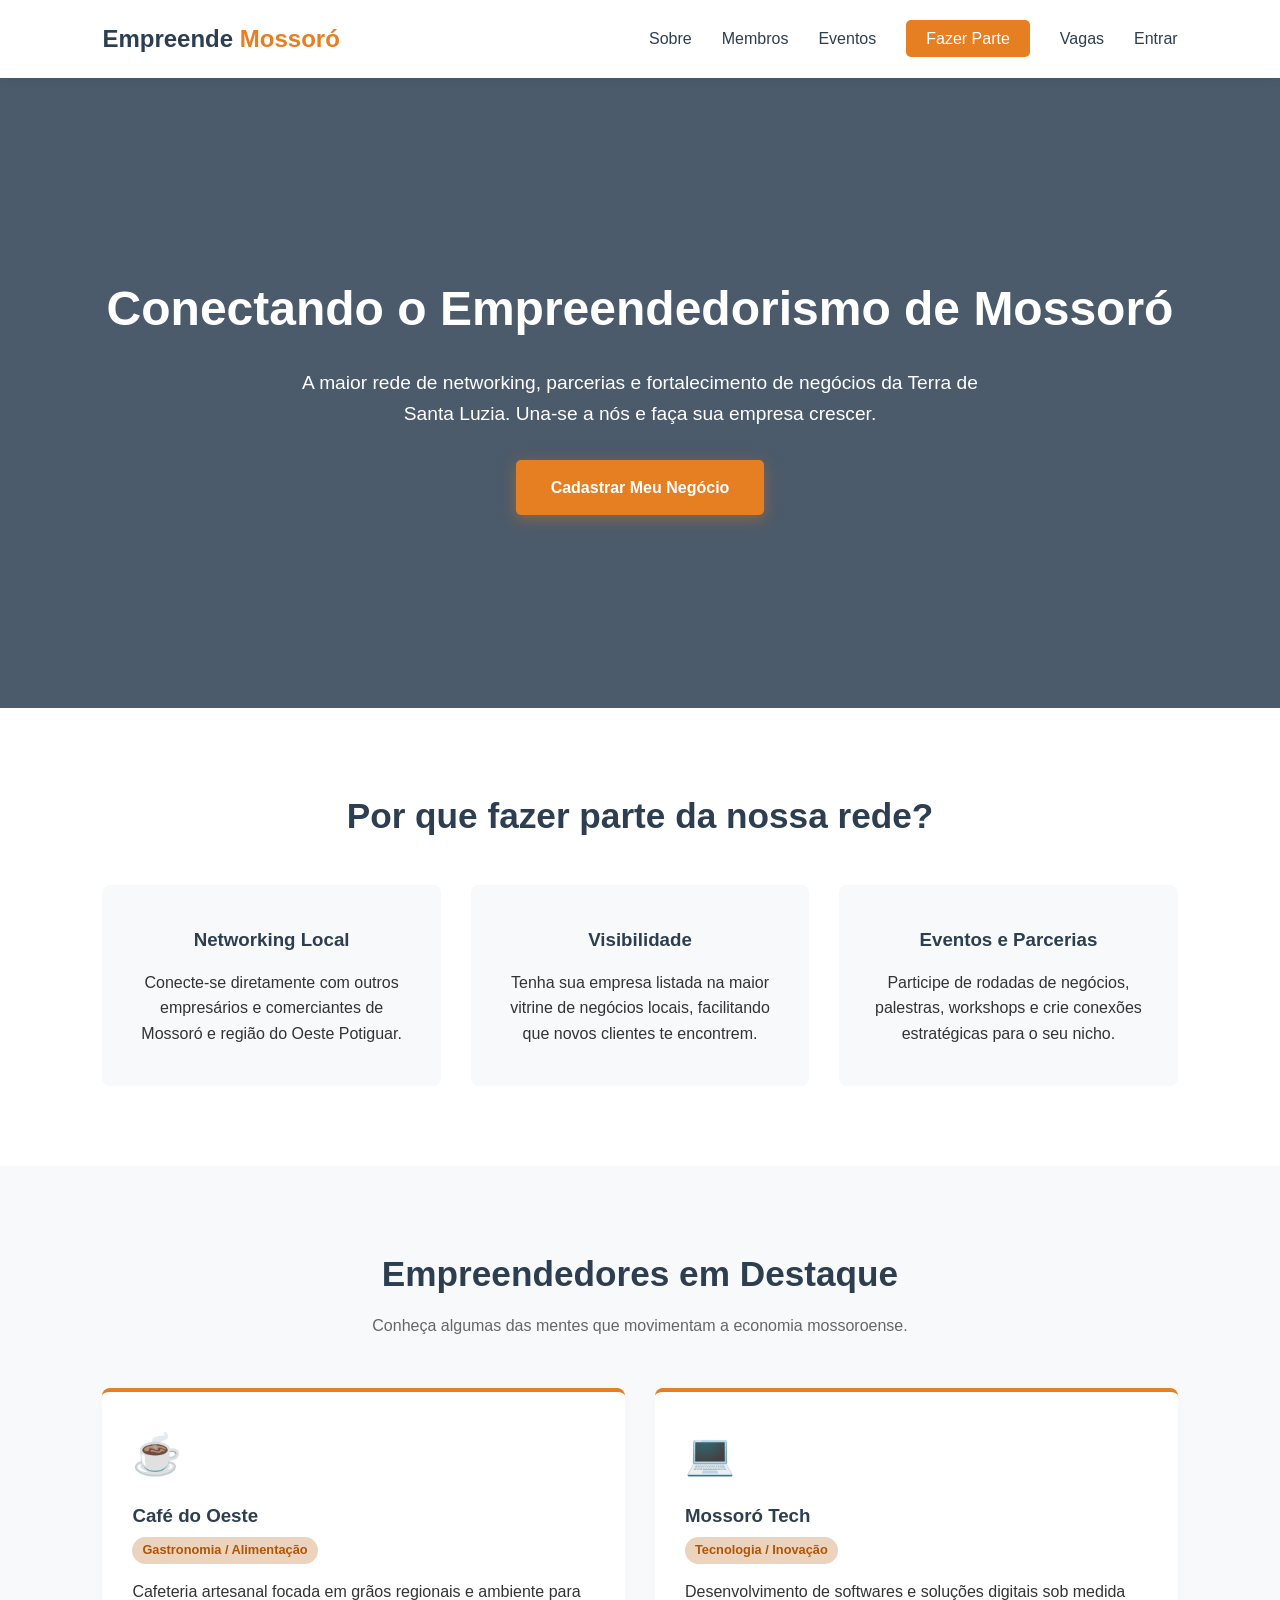
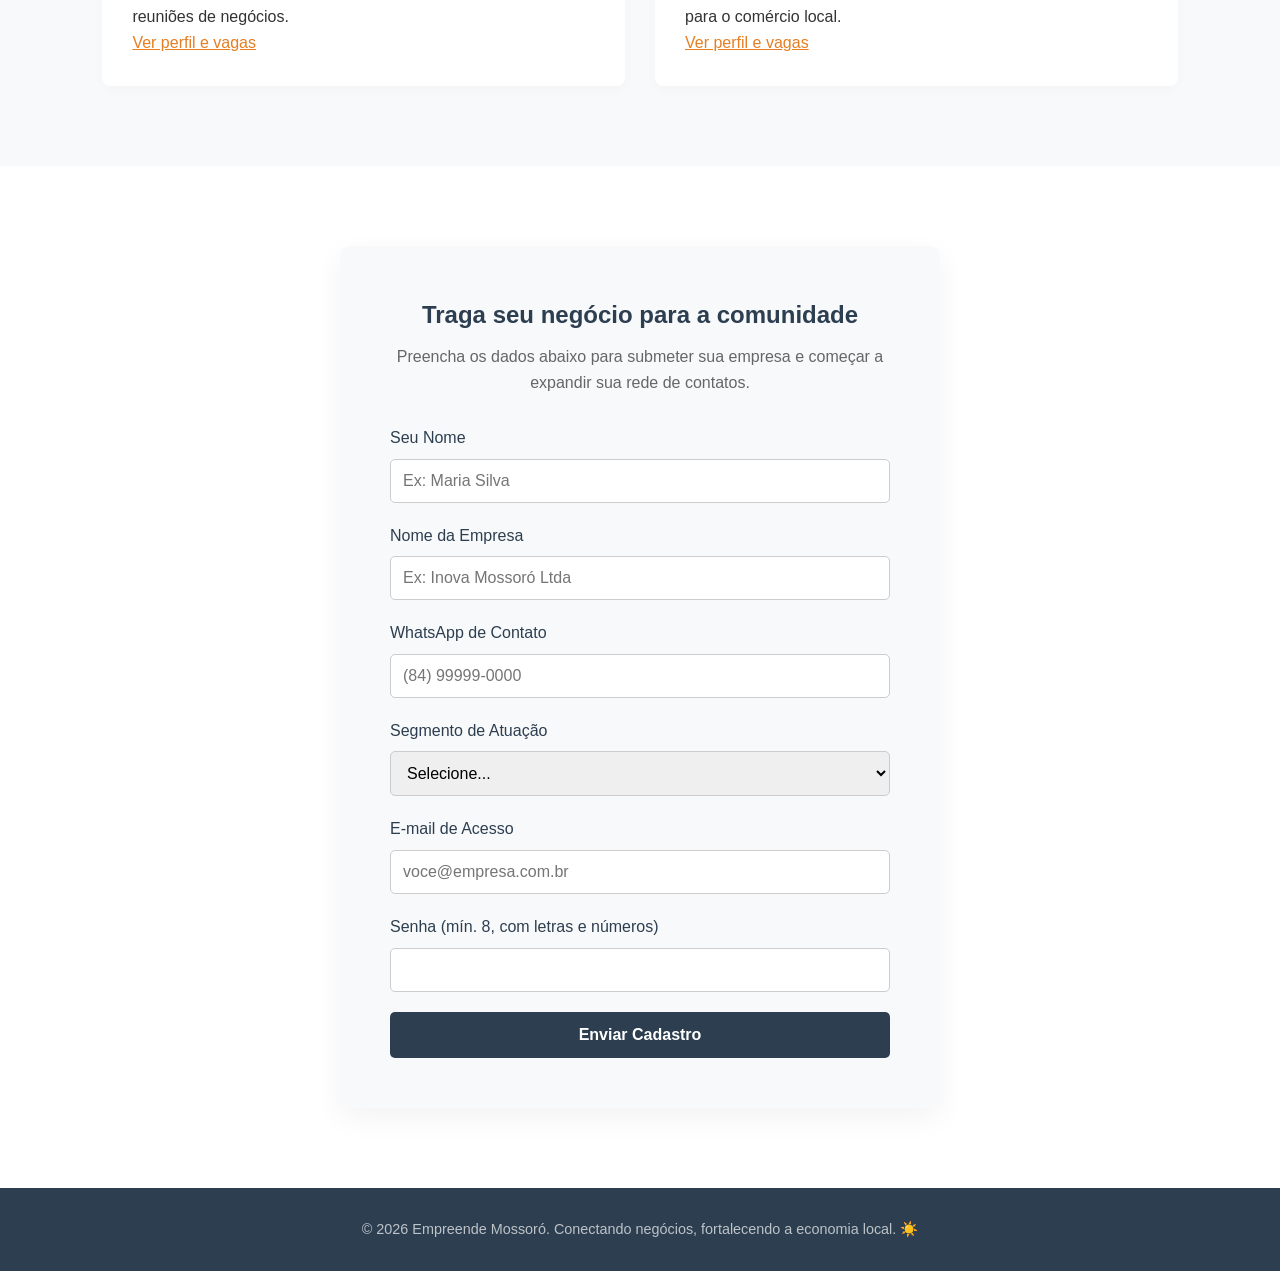
<file: index.html>
<!DOCTYPE html>
<html lang="pt-BR">
<head>
    <meta charset="UTF-8">
    <meta name="viewport" content="width=device-width, initial-scale=1.0">
    <title>Empreende Mossoró - Rede de Empreendedores Locais</title>
    <link rel="stylesheet" href="style.css">
    <link rel="stylesheet" href="app.css">
</head>
<body data-page="index">

    <!-- Cabeçalho / Navegação -->
    <header class="navbar">
        <div class="logo">Empreende <span>Mossoró</span></div>
        <nav>
            <ul class="nav-links">
                <li><a href="#sobre">Sobre</a></li>
                <li><a href="#membros">Membros</a></li>
                <li><a href="#eventos">Eventos</a></li>
                <li><a href="#fazer-parte" class="btn-nav">Fazer Parte</a></li>
            </ul>
        </nav>
    </header>

    <!-- Seção Principal (Hero) -->
    <section class="hero">
        <div class="hero-content">
            <h1>Conectando o Empreendedorismo de Mossoró</h1>
            <p>A maior rede de networking, parcerias e fortalecimento de negócios da Terra de Santa Luzia. Una-se a nós e faça sua empresa crescer.</p>
            <a href="#fazer-parte" class="btn-main">Cadastrar Meu Negócio</a>
        </div>
    </section>

    <!-- Seção Sobre / Benefícios -->
    <section id="sobre" class="features">
        <h2>Por que fazer parte da nossa rede?</h2>
        <div class="grid-features">
            <div class="card-feature">
                <h3>Networking Local</h3>
                <p>Conecte-se diretamente com outros empresários e comerciantes de Mossoró e região do Oeste Potiguar.</p>
            </div>
            <div class="card-feature">
                <h3>Visibilidade</h3>
                <p>Tenha sua empresa listada na maior vitrine de negócios locais, facilitando que novos clientes te encontrem.</p>
            </div>
            <div class="card-feature">
                <h3>Eventos e Parcerias</h3>
                <p>Participe de rodadas de negócios, palestras, workshops e crie conexões estratégicas para o seu nicho.</p>
            </div>
        </div>
    </section>

    <!-- Seção de Empreendedores (Membros) -->
    <section id="membros" class="members">
        <h2>Empreendedores em Destaque</h2>
        <p class="subtitle">Conheça algumas das mentes que movimentam a economia mossoroense.</p>
        
        <div class="grid-members" id="lista-empresas"></div>
    </section>

    <!-- Seção Formulário (Fazer Parte) -->
    <section id="fazer-parte" class="cta-form">
        <div class="form-container">
            <h2>Traga seu negócio para a comunidade</h2>
            <p>Preencha os dados abaixo para submeter sua empresa e começar a expandir sua rede de contatos.</p>
            
            <form id="form-empresa" novalidate>
                <div class="form-group">
                    <label for="nome">Seu Nome</label>
                    <input type="text" id="nome" placeholder="Ex: Maria Silva" required>
                </div>
                <div class="form-group">
                    <label for="empresa">Nome da Empresa</label>
                    <input type="text" id="empresa" placeholder="Ex: Inova Mossoró Ltda" required>
                </div>
                <div class="form-group">
                    <label for="whatsapp">WhatsApp de Contato</label>
                    <input type="tel" id="whatsapp" placeholder="(84) 99999-0000" required>
                </div>
                <div class="form-group">
                    <label for="segmento">Segmento de Atuação</label>
                    <select id="segmento" required>
                        <option value="">Selecione...</option>
                        <option value="comercio">Comércio / Varejo</option>
                        <option value="servicos">Prestação de Serviços</option>
                        <option value="tecnologia">Tecnologia / Inovação</option>
                        <option value="gastronomia">Gastronomia / Alimentação</option>
                        <option value="outros">Outros</option>
                    </select>
                </div>
                <div class="form-group">
                    <label for="email">E-mail de Acesso</label>
                    <input type="email" id="email" placeholder="voce@empresa.com.br" autocomplete="username">
                </div>
                <div class="form-group">
                    <label for="senha">Senha (mín. 8, com letras e números)</label>
                    <input type="password" id="senha" autocomplete="new-password">
                </div>
                <button type="submit" class="btn-submit">Enviar Cadastro</button>
            </form>
            <div class="msg" id="msg-empresa" hidden></div>
        </div>
    </section>

    <!-- Rodapé -->
    <footer>
        <p>&copy; 2026 Empreende Mossoró. Conectando negócios, fortalecendo a economia local. ☀️</p>
    </footer>

    <script src="js/boot.js"></script>
</body>
</html>
</file>
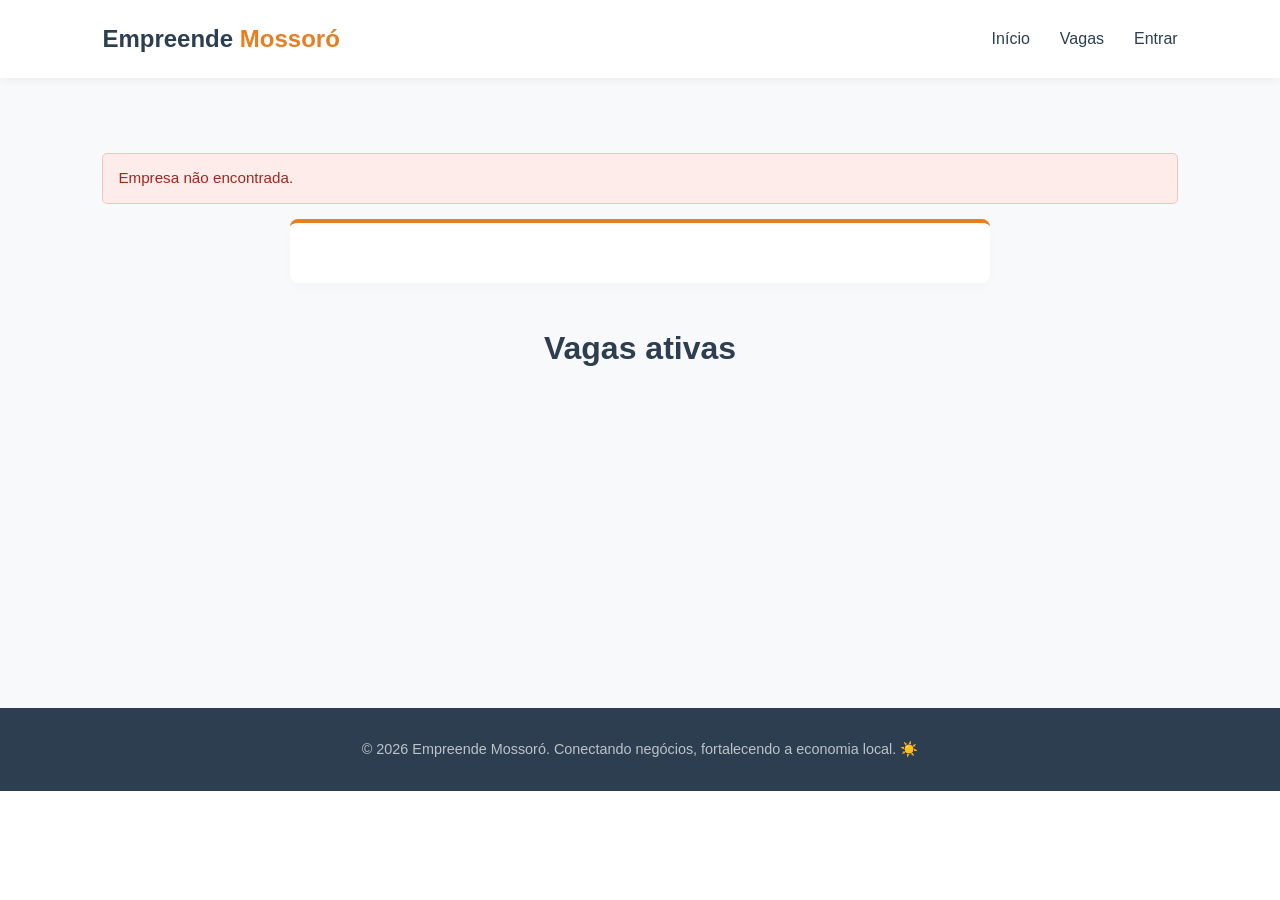
<file: empresa.html>
<!DOCTYPE html>
<html lang="pt-BR">
<head>
    <meta charset="UTF-8">
    <meta name="viewport" content="width=device-width, initial-scale=1.0">
    <title>Empresa - Empreende Mossoró</title>
    <link rel="stylesheet" href="style.css">
    <link rel="stylesheet" href="app.css">
</head>
<body data-page="empresa">
    <header class="navbar">
        <div class="logo">Empreende <span>Mossoró</span></div>
        <nav><ul class="nav-links"><li><a href="index.html">Início</a></li></ul></nav>
    </header>
    <section class="page">
        <div class="msg" id="msg" hidden></div>
        <div class="card-member centro" id="cabecalho"></div>
        <h2>Vagas ativas</h2>
        <div class="grid-members" id="resultados"></div>
    </section>

    <footer><p>&copy; 2026 Empreende Mossoró. Conectando negócios, fortalecendo a economia local. ☀️</p></footer>
    <script src="js/boot.js"></script>
</body>
</html>
</file>
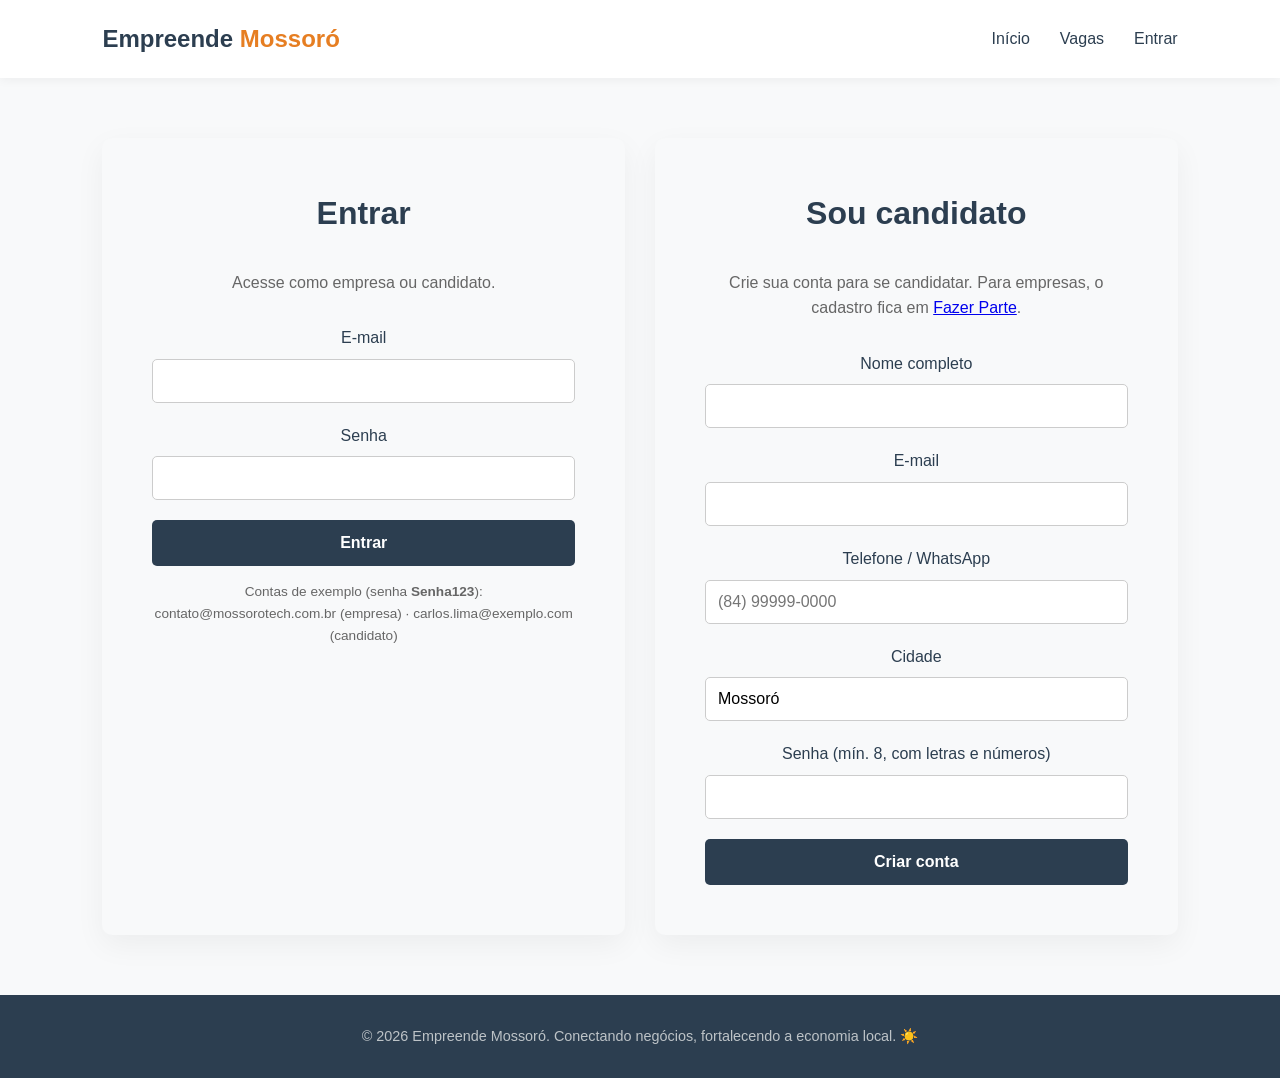
<file: entrar.html>
<!DOCTYPE html>
<html lang="pt-BR">
<head>
    <meta charset="UTF-8">
    <meta name="viewport" content="width=device-width, initial-scale=1.0">
    <title>Entrar - Empreende Mossoró</title>
    <link rel="stylesheet" href="style.css">
    <link rel="stylesheet" href="app.css">
</head>
<body data-page="entrar">
    <header class="navbar">
        <div class="logo">Empreende <span>Mossoró</span></div>
        <nav><ul class="nav-links"><li><a href="index.html">Início</a></li></ul></nav>
    </header>
    <section class="page">
        <div class="duas-colunas">
            <div class="form-container">
                <h2>Entrar</h2>
                <p>Acesse como empresa ou candidato.</p>
                <form id="form-login" novalidate>
                    <div class="form-group"><label for="l-email">E-mail</label><input type="email" id="l-email" name="email" autocomplete="username"></div>
                    <div class="form-group"><label for="l-senha">Senha</label><input type="password" id="l-senha" name="senha" autocomplete="current-password"></div>
                    <button type="submit" class="btn-submit">Entrar</button>
                </form>
                <div class="msg" id="msg-login" hidden></div>
                <p class="dica">Contas de exemplo (senha <strong>Senha123</strong>): contato@mossorotech.com.br (empresa) · carlos.lima@exemplo.com (candidato)</p>
            </div>
            <div class="form-container">
                <h2>Sou candidato</h2>
                <p>Crie sua conta para se candidatar. Para empresas, o cadastro fica em <a href="index.html#fazer-parte">Fazer Parte</a>.</p>
                <form id="form-cadastro" novalidate>
                    <div class="form-group"><label for="c-nome">Nome completo</label><input type="text" id="c-nome" name="nome"></div>
                    <div class="form-group"><label for="c-email">E-mail</label><input type="email" id="c-email" name="email"></div>
                    <div class="form-group"><label for="c-tel">Telefone / WhatsApp</label><input type="tel" id="c-tel" name="telefone" placeholder="(84) 99999-0000"></div>
                    <div class="form-group"><label for="c-cidade">Cidade</label><input type="text" id="c-cidade" name="cidade" value="Mossoró"></div>
                    <div class="form-group"><label for="c-senha">Senha (mín. 8, com letras e números)</label><input type="password" id="c-senha" name="senha" autocomplete="new-password"></div>
                    <button type="submit" class="btn-submit">Criar conta</button>
                </form>
                <div class="msg" id="msg-cadastro" hidden></div>
            </div>
        </div>
    </section>

    <footer><p>&copy; 2026 Empreende Mossoró. Conectando negócios, fortalecendo a economia local. ☀️</p></footer>
    <script src="js/boot.js"></script>
</body>
</html>
</file>
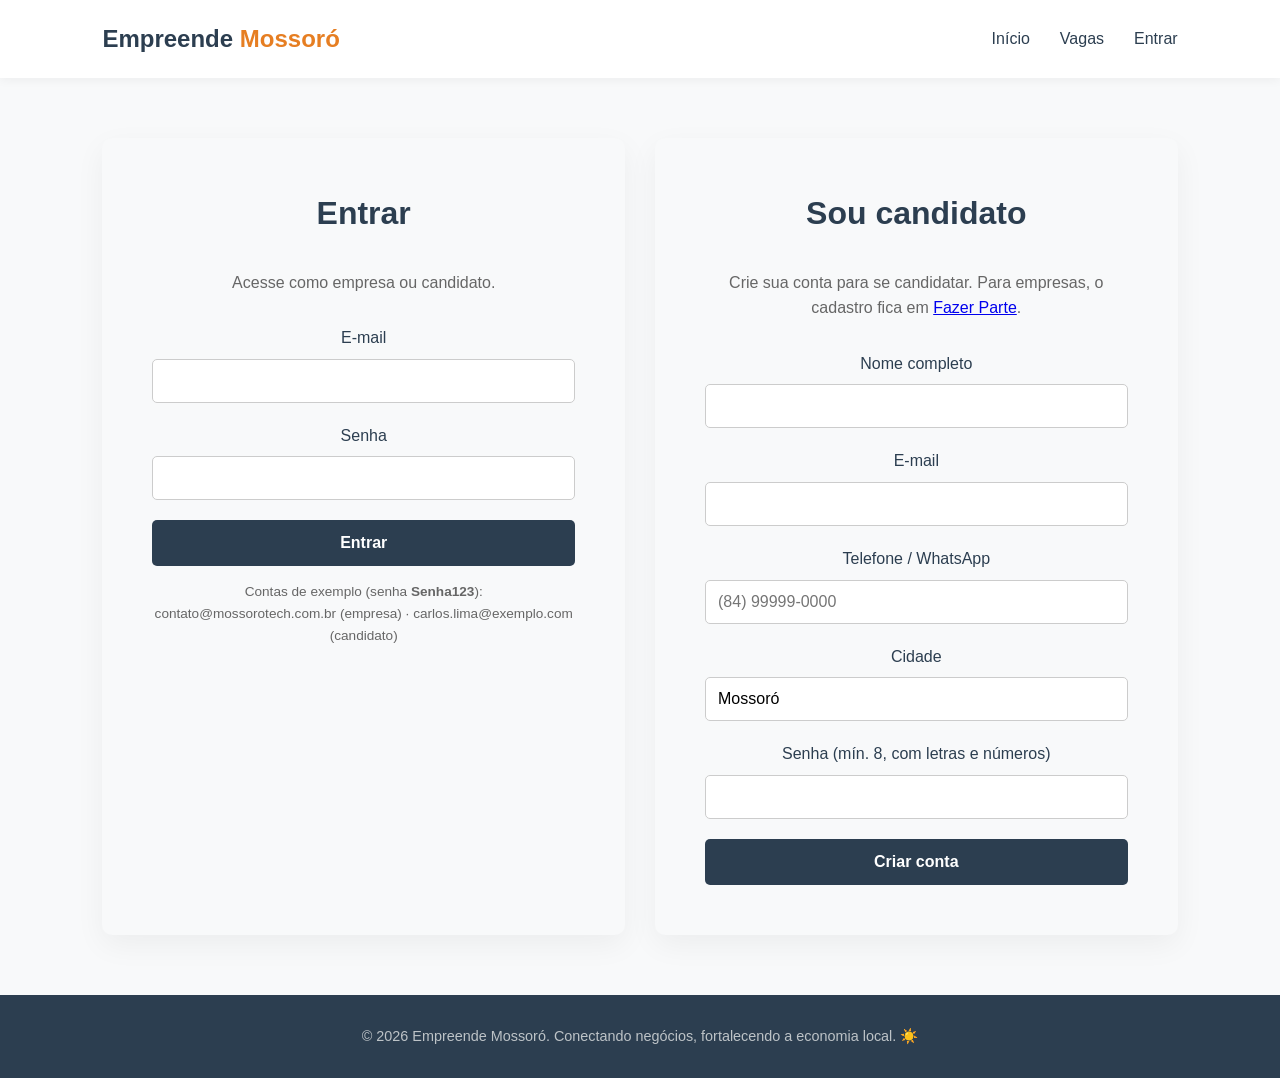
<file: painel.html>
<!DOCTYPE html>
<html lang="pt-BR">
<head>
    <meta charset="UTF-8">
    <meta name="viewport" content="width=device-width, initial-scale=1.0">
    <title>Meu painel - Empreende Mossoró</title>
    <link rel="stylesheet" href="style.css">
    <link rel="stylesheet" href="app.css">
</head>
<body data-page="painel">
    <header class="navbar">
        <div class="logo">Empreende <span>Mossoró</span></div>
        <nav><ul class="nav-links"><li><a href="index.html">Início</a></li></ul></nav>
    </header>
    <section class="page" id="painel-empresa" hidden>
        <h2>Painel da empresa</h2>
        <div class="form-container wide">
            <h2 id="titulo-form">Publicar nova vaga</h2>
            <form id="form-vaga" novalidate>
                <div class="form-group"><label for="v-titulo">Título da vaga</label><input type="text" id="v-titulo" name="titulo"></div>
                <div class="form-group"><label for="v-area">Área</label><select id="v-area" name="area"></select></div>
                <div class="form-group"><label for="v-mod">Modalidade</label><select id="v-mod" name="modalidade"></select></div>
                <div class="form-group"><label for="v-tipo">Tipo de contratação</label><select id="v-tipo" name="tipo"></select></div>
                <div class="form-group"><label for="v-cidade">Cidade</label><input type="text" id="v-cidade" name="cidade" value="Mossoró"></div>
                <div class="form-group"><label for="v-salario">Remuneração (opcional)</label><input type="text" id="v-salario" name="salario" placeholder="Ex: R$ 2.000"></div>
                <div class="form-group"><label for="v-descricao">Descrição</label><textarea id="v-descricao" name="descricao"></textarea></div>
                <div class="form-group"><label for="v-requisitos">Requisitos (opcional)</label><textarea id="v-requisitos" name="requisitos"></textarea></div>
                <button type="submit" class="btn-submit" id="btn-vaga">Publicar vaga</button>
                <button type="button" class="btn-submit sec" id="cancelar" hidden>Cancelar edição</button>
            </form>
            <div class="msg" id="msg-vaga" hidden></div>
        </div>
        <h2 class="sub">Minhas vagas</h2>
        <div class="msg" id="msg-gestao" hidden></div>
        <div class="grid-members" id="lista-vagas"></div>
        <h2 class="sub">Candidaturas recebidas</h2>
        <div class="tabela" id="lista-cands"></div>
    </section>

    <section class="page" id="painel-candidato" hidden>
        <h2>Painel do candidato</h2>
        <div class="form-container wide">
            <h2>Meu perfil</h2>
            <form id="form-perfil" novalidate>
                <div class="form-group"><label for="p-nome">Nome completo</label><input type="text" id="p-nome" name="nome"></div>
                <div class="form-group"><label for="p-telefone">Telefone / WhatsApp</label><input type="tel" id="p-telefone" name="telefone"></div>
                <div class="form-group"><label for="p-cidade">Cidade</label><input type="text" id="p-cidade" name="cidade"></div>
                <div class="form-group"><label for="p-habilidades">Habilidades (separadas por vírgula)</label><input type="text" id="p-habilidades" name="habilidades" placeholder="Ex: Atendimento, Excel, Vendas"></div>
                <div class="form-group"><label for="p-resumo">Resumo profissional</label><textarea id="p-resumo" name="resumo"></textarea></div>
                <div class="form-group"><label for="curriculo">Currículo (PDF, DOC ou DOCX, até 5 MB)</label><input type="file" id="curriculo" accept=".pdf,.doc,.docx"><p class="meta" id="cv-atual" style="margin-top:8px"></p></div>
                <button type="submit" class="btn-submit">Salvar perfil</button>
            </form>
            <div class="msg" id="msg-perfil" hidden></div>
        </div>
        <h2 class="sub">Minhas candidaturas</h2>
        <div class="grid-members" id="lista-cands"></div>
    </section>

    <footer><p>&copy; 2026 Empreende Mossoró. Conectando negócios, fortalecendo a economia local. ☀️</p></footer>
    <script src="js/boot.js"></script>
</body>
</html>
</file>
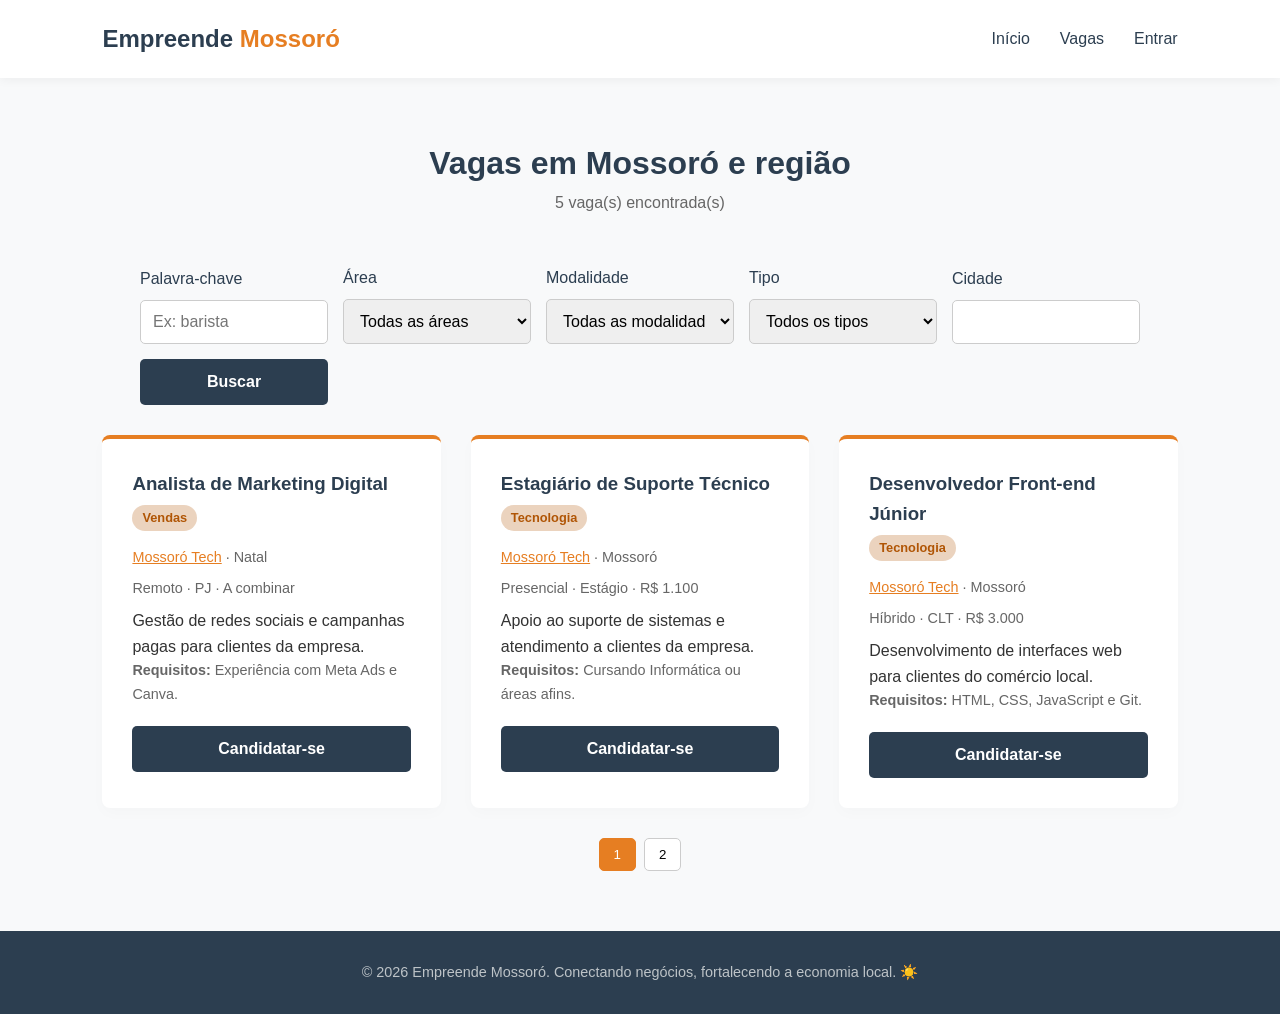
<file: vagas.html>
<!DOCTYPE html>
<html lang="pt-BR">
<head>
    <meta charset="UTF-8">
    <meta name="viewport" content="width=device-width, initial-scale=1.0">
    <title>Vagas - Empreende Mossoró</title>
    <link rel="stylesheet" href="style.css">
    <link rel="stylesheet" href="app.css">
</head>
<body data-page="vagas">
    <header class="navbar">
        <div class="logo">Empreende <span>Mossoró</span></div>
        <nav><ul class="nav-links"><li><a href="index.html">Início</a></li></ul></nav>
    </header>
    <section class="page">
        <h2>Vagas em Mossoró e região</h2>
        <p class="subtitle" id="resumo"></p>
        <form id="form-filtros" class="filtros">
            <div class="form-group"><label for="f-q">Palavra-chave</label><input type="text" id="f-q" name="q" placeholder="Ex: barista"></div>
            <div class="form-group"><label for="f-area">Área</label><select id="f-area" name="area"></select></div>
            <div class="form-group"><label for="f-mod">Modalidade</label><select id="f-mod" name="modalidade"></select></div>
            <div class="form-group"><label for="f-tipo">Tipo</label><select id="f-tipo" name="tipo"></select></div>
            <div class="form-group"><label for="f-cidade">Cidade</label><input type="text" id="f-cidade" name="cidade"></div>
            <button type="submit" class="btn-submit">Buscar</button>
        </form>
        <div class="msg" id="msg" hidden></div>
        <div class="grid-members" id="resultados"></div>
        <div class="paginacao" id="paginacao"></div>
    </section>

    <footer><p>&copy; 2026 Empreende Mossoró. Conectando negócios, fortalecendo a economia local. ☀️</p></footer>
    <script src="js/boot.js"></script>
</body>
</html>
</file>
<file: style.css>
/* Configurações Gerais e Resets */
* {
    margin: 0;
    padding: 0;
    box-sizing: border-box;
    font-family: 'Segoe UI', Tahoma, Geneva, Verdana, sans-serif;
    scroll-behavior: smooth;
}

:root {
    --primary-color: #e67e22; /* Laranja caloroso lembrando o sol de Mossoró */
    --secondary-color: #2c3e50; /* Azul escuro corporativo */
    --light-bg: #f8f9fa;
    --white: #ffffff;
    --text-color: #333333;
}

body {
    color: var(--text-color);
    background-color: var(--white);
    line-height: 1.6;
}

/* Navbar */
.navbar {
    display: flex;
    justify-content: space-between;
    align-items: center;
    padding: 20px 8%;
    background-color: var(--white);
    box-shadow: 0 2px 10px rgba(0,0,0,0.05);
    position: sticky;
    top: 0;
    z-index: 1000;
}

.logo {
    font-size: 1.5rem;
    font-weight: bold;
    color: var(--secondary-color);
}

.logo span {
    color: var(--primary-color);
}

.nav-links {
    display: flex;
    list-style: none;
    align-items: center;
}

.nav-links li {
    margin-left: 30px;
}

.nav-links a {
    text-decoration: none;
    color: var(--secondary-color);
    font-weight: 500;
    transition: color 0.3s;
}

.nav-links a:hover {
    color: var(--primary-color);
}

.btn-nav {
    background-color: var(--primary-color);
    color: var(--white) !important;
    padding: 10px 20px;
    border-radius: 5px;
    transition: background 0.3s !important;
}

.btn-nav:hover {
    background-color: #d35400;
}

/* Hero Section */
.hero {
    background: linear-gradient(rgba(44, 62, 80, 0.85), rgba(44, 62, 80, 0.85)), 
                url('https://unsplash.com') no-repeat center center/cover;
    height: 70vh;
    display: flex;
    justify-content: center;
    align-items: center;
    text-align: center;
    color: var(--white);
    padding: 0 20px;
}

.hero-content h1 {
    font-size: 3rem;
    margin-bottom: 20px;
}

.hero-content p {
    font-size: 1.2rem;
    max-width: 700px;
    margin: 0 auto 30px auto;
    font-weight: 300;
}

.btn-main {
    display: inline-block;
    background-color: var(--primary-color);
    color: var(--white);
    padding: 15px 35px;
    text-decoration: none;
    font-weight: bold;
    border-radius: 5px;
    box-shadow: 0 4px 15px rgba(230, 126, 34, 0.4);
    transition: background 0.3s, transform 0.2s;
}

.btn-main:hover {
    background-color: #d35400;
    transform: translateY(-2px);
}

/* Características / Benefícios */
.features {
    padding: 80px 8%;
    text-align: center;
    background-color: var(--white);
}

.features h2, .members h2 {
    font-size: 2.2rem;
    color: var(--secondary-color);
    margin-bottom: 40px;
}

.grid-features {
    display: grid;
    grid-template-columns: repeat(auto-fit, minmax(280px, 1fr));
    gap: 30px;
}

.card-feature {
    padding: 40px 30px;
    background-color: var(--light-bg);
    border-radius: 8px;
    transition: transform 0.3s;
}

.card-feature:hover {
    transform: translateY(-5px);
}

.card-feature h3 {
    margin-bottom: 15px;
    color: var(--secondary-color);
}

/* Membros da Comunidade */
.members {
    padding: 80px 8%;
    background-color: var(--light-bg);
    text-align: center;
}

.subtitle {
    margin-top: -30px;
    margin-bottom: 50px;
    color: #666;
}

.grid-members {
    display: grid;
    grid-template-columns: repeat(auto-fit, minmax(300px, 1fr));
    gap: 30px;
}

.card-member {
    background-color: var(--white);
    padding: 30px;
    border-radius: 8px;
    box-shadow: 0 5px 15px rgba(0,0,0,0.02);
    text-align: left;
    border-top: 4px solid var(--primary-color);
}

.member-avatar {
    font-size: 2.5rem;
    margin-bottom: 15px;
}

.card-member h3 {
    color: var(--secondary-color);
    margin-bottom: 5px;
}

.category {
    display: inline-block;
    background-color: #ebd3be;
    color: #b05505;
    padding: 3px 10px;
    border-radius: 20px;
    font-size: 0.8rem;
    font-weight: bold;
    margin-bottom: 15px;
}

/* Formulário de Cadastro (CTA) */
.cta-form {
    padding: 80px 8%;
    background-color: var(--white);
    display: flex;
    justify-content: center;
}

.form-container {
    background-color: var(--light-bg);
    padding: 50px;
    border-radius: 10px;
    max-width: 600px;
    width: 100%;
    box-shadow: 0 10px 30px rgba(0,0,0,0.05);
}

.form-container h2 {
    color: var(--secondary-color);
    margin-bottom: 10px;
    text-align: center;
}

.form-container p {
    text-align: center;
    color: #666;
    margin-bottom: 30px;
}

.form-group {
    margin-bottom: 20px;
}

.form-group label {
    display: block;
    margin-bottom: 8px;
    font-weight: 500;
    color: var(--secondary-color);
}

.form-group input, .form-group select {
    width: 100%;
    padding: 12px;
    border: 1px solid #ccc;
    border-radius: 5px;
    font-size: 1rem;
    outline: none;
    transition: border 0.3s;
}

.form-group input:focus, .form-group select:focus {
    border-color: var(--primary-color);
}

.btn-submit {
    width: 100%;
    background-color: var(--secondary-color);
    color: var(--white);
    padding: 14px;
    border: none;
    font-size: 1rem;
    font-weight: bold;
    border-radius: 5px;
    cursor: pointer;
    transition: background 0.3s;
}

.btn-submit:hover {
    background-color: #1a252f;
}

/* Rodapé */
footer {
    background-color: var(--secondary-color);
    color: #bdc3c7;
    text-align: center;
    padding: 30px 20px;
    font-size: 0.9rem;
}

/* Responsividade Básica (Mobile) */
@media (max-width: 768px) {
    .navbar {
        flex-direction: column;
        padding: 20px;
    }
    
    .nav-links {
        margin-top: 20px;
        width: 100%;
        justify-content: center;
    }
    
    .nav-links li {
        margin: 0 10px;
    }
    
    .hero-content h1 {
        font-size: 2rem;
    }
    
    .form-container {
        padding: 30px 20px;
    }
}
</file>
<file: app.css>
/* Complementos para as novas telas. Reaproveita as variáveis e classes de style.css */
[hidden]{display:none!important}
.page{padding:60px 8%;background:var(--light-bg);min-height:70vh;text-align:center}
.page h2{font-size:2rem;color:var(--secondary-color);margin-bottom:30px}
.wide{max-width:900px;margin:0 auto 30px}
.duas-colunas{display:flex;flex-wrap:wrap;gap:30px;justify-content:center}
.duas-colunas .form-container{flex:1 1 380px}
.form-group textarea{width:100%;padding:12px;border:1px solid #ccc;border-radius:5px;font-size:1rem;outline:none;resize:vertical;min-height:90px}
.form-group textarea:focus{border-color:var(--primary-color)}
.msg{padding:12px 15px;border-radius:5px;margin:15px 0;text-align:left;font-size:.95rem}
.msg.erro{background:#fdecea;color:#a12a1f;border:1px solid #f5c2bd}
.msg.ok{background:#e8f6ec;color:#1e6b34;border:1px solid #b9e2c4}
.meta{color:#666;font-size:.9rem;margin-bottom:8px}
.card-member a{color:var(--primary-color)}
.card-member .btn-submit{margin-top:12px}
.card-member .btn-submit:disabled{background:#95a5a6;cursor:default}
.card-member .btn-main{margin-top:12px;padding:10px 20px}
.filtros{display:grid;grid-template-columns:repeat(auto-fit,minmax(170px,1fr));gap:15px;align-items:end;text-align:left;max-width:1000px;margin:0 auto 30px}
.filtros .form-group{margin-bottom:0}
.paginacao{display:flex;gap:8px;justify-content:center;margin-top:30px}
.paginacao button{border:1px solid #ccc;background:var(--white);padding:8px 14px;border-radius:5px;cursor:pointer}
.paginacao button.ativo{background:var(--primary-color);border-color:var(--primary-color);color:var(--white)}
.badge{display:inline-block;padding:3px 10px;border-radius:20px;font-size:.8rem;font-weight:bold;background:#eee;color:#555}
.s-ativa,.s-aprovado{background:#d9f2e0;color:#1e6b34}.s-pausada,.s-em_analise{background:#fdf1c7;color:#8a6b00}
.s-entrevista{background:#d6e8fa;color:#1d5a99}.s-encerrada,.s-recusado{background:#f8d7d3;color:#a12a1f}
.acoes{display:flex;flex-wrap:wrap;gap:8px;margin-top:10px}
.acoes button{border:1px solid var(--secondary-color);background:var(--white);color:var(--secondary-color);padding:6px 12px;border-radius:5px;cursor:pointer}
.acoes button:hover{background:var(--secondary-color);color:var(--white)}
.acoes .perigo{border-color:#c0392b;color:#c0392b}.acoes .perigo:hover{background:#c0392b;color:var(--white)}
.sec{background:#95a5a6;margin-top:10px}
.tabela{overflow-x:auto;background:var(--white);border-radius:8px;box-shadow:0 5px 15px rgba(0,0,0,.02)}
table{width:100%;border-collapse:collapse;text-align:left}
th,td{padding:12px 15px;border-bottom:1px solid #eee;vertical-align:top;font-size:.9rem}
th{color:var(--secondary-color);background:var(--light-bg)}
td select{padding:6px;border-radius:5px;border:1px solid #ccc}
.centro{max-width:700px;margin:0 auto 40px}
.page .grid-members{text-align:left}.page h2.sub{margin-top:50px}
.dica{font-size:.85rem;color:#666;margin-top:15px;text-align:center}
</file>
